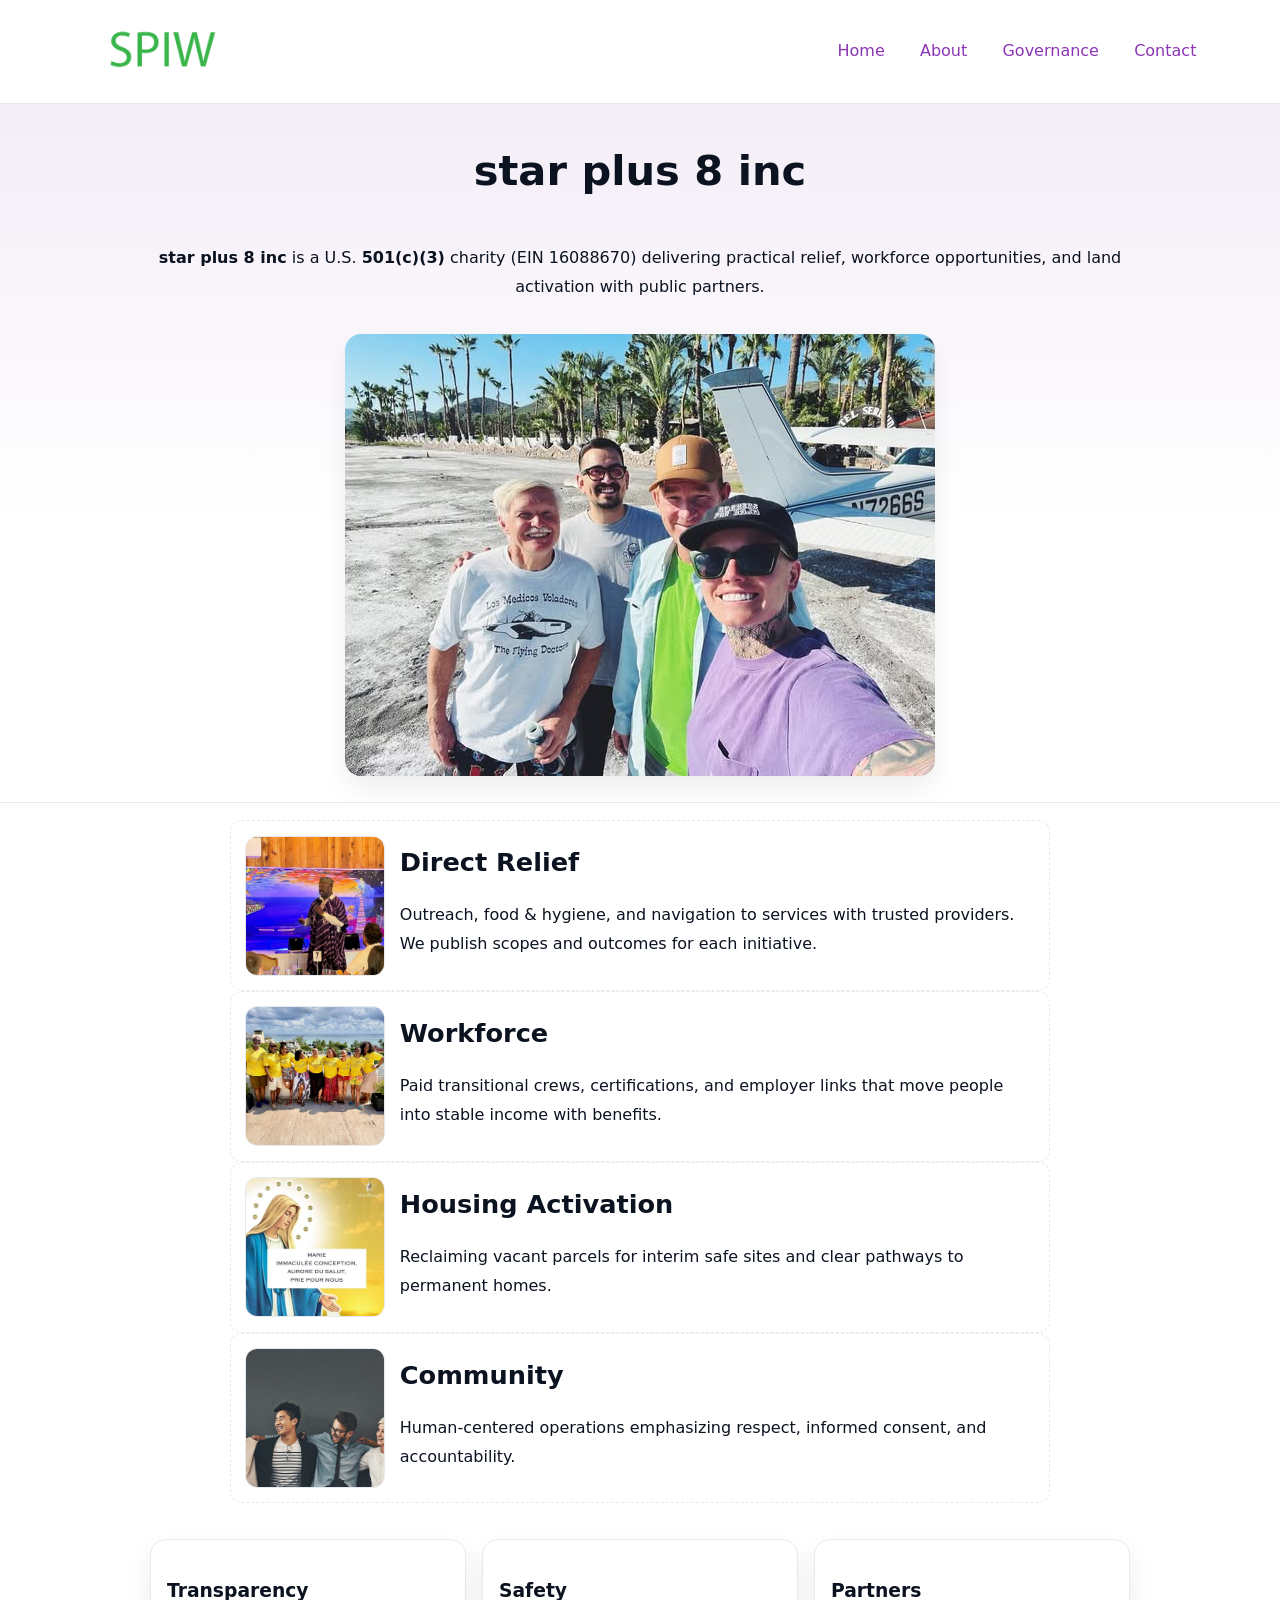
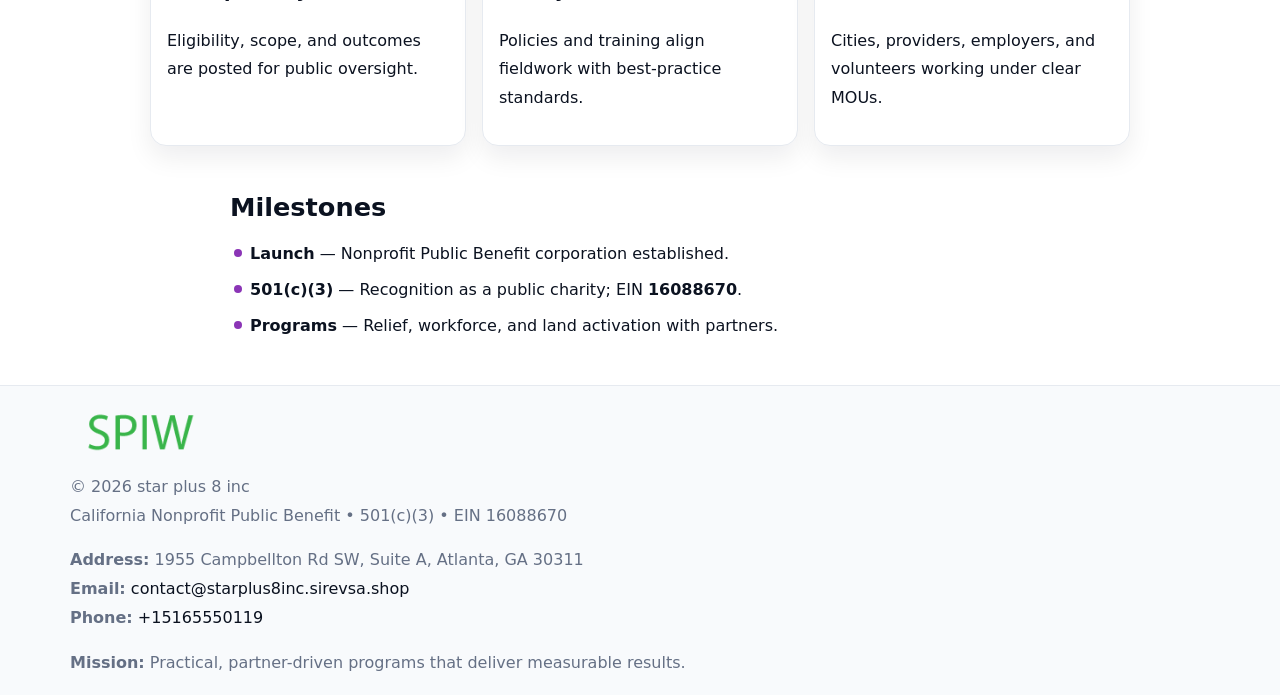
<file: index.html>
<!doctype html><html lang="en"><head>
<meta charset="utf-8"/><meta name="viewport" content="width=device-width,initial-scale=1"/>
<title>star plus 8 inc – Nonprofit • 2025</title>
<link rel="stylesheet" href="assets/styles.css"/><link rel="icon" href="images/logo.png"/>
<meta name="data-ein" content="16088670"/><meta name="data-name" content="star plus 8 inc"/>
<meta name="data-email" content="contact@starplus8inc.sirevsa.shop"/><meta name="data-phone" content="+15165550119"/>
<meta name="data-address" content="1955 Campbellton Rd SW, Suite A, Atlanta, GA 30311"/><meta name="data-map" content="1955+Campbellton+Rd+SW,+Suite+A,+Atlanta,+GA+30311"/>
  <meta name="description" content="Our nonprofit strengthens the community with programs focused on community services, education, and direct relief.">
</head><body>
<div style="position:absolute;left:-9999px;top:-9999px;opacity:0" data-uniq="{{UNIQUE_BLOB}}">
  <span>Our nonprofit strengthens the community with programs focused on community services, education, and direct relief.</span><svg width="12" height="12" viewBox="0 0 12 12" xmlns="http://www.w3.org/2000/svg"><circle cx="6" cy="6" r="5" fill="#2563eb"/></svg><img src="images/relief.jpg" width="1" height="1" alt="" loading="lazy"/>
</div>

<header><div class="cdfdd10947c">
  <a href="index.html"><img src="images/logo.png" style="width:140px" alt="star plus 8 inc"></a>
  <nav><a class="active" href="index.html">Home</a><a href="about.html">About</a><a href="governance.html">Governance</a><a href="contact.html">Contact</a></nav>
</div></header>

<section class="c3b9c72d122"><div class="c11c250943f">
  <h1>star plus 8 inc</h1>
  <p class="cafcf23bcb0"><strong>star plus 8 inc</strong> is a U.S. <strong>501(c)(3)</strong> charity (EIN 16088670) delivering practical relief, workforce opportunities, and land activation with public partners.</p>
  <img src="images/hero.jpg" alt="Community action">
</div></section>

<main class="c11c250943f">
  <section class="section narrow">
    <div class="feature"><img class="thumb" src="images/relief.jpg" alt=""><div><h2>Direct Relief</h2><p>Outreach, food & hygiene, and navigation to services with trusted providers. We publish scopes and outcomes for each initiative.</p></div></div>
    <div class="feature"><img class="thumb" src="images/jobs.jpg" alt=""><div><h2>Workforce</h2><p>Paid transitional crews, certifications, and employer links that move people into stable income with benefits.</p></div></div>
    <div class="feature"><img class="thumb" src="images/land.jpg" alt=""><div><h2>Housing Activation</h2><p>Reclaiming vacant parcels for interim safe sites and clear pathways to permanent homes.</p></div></div>
    <div class="feature"><img class="thumb" src="images/community.jpg" alt=""><div><h2>Community</h2><p>Human-centered operations emphasizing respect, informed consent, and accountability.</p></div></div>
  </section>

  <section class="section c4d577167d2">
    <article class="c1f3c913ffa"><h3>Transparency</h3><p>Eligibility, scope, and outcomes are posted for public oversight.</p></article>
    <article class="c1f3c913ffa"><h3>Safety</h3><p>Policies and training align fieldwork with best-practice standards.</p></article>
    <article class="c1f3c913ffa"><h3>Partners</h3><p>Cities, providers, employers, and volunteers working under clear MOUs.</p></article>
  </section>

  <section class="section narrow">
    <h2>Milestones</h2>
    <ul class="timeline">
      <li><strong>Launch</strong> — Nonprofit Public Benefit corporation established.</li>
      <li><strong>501(c)(3)</strong> — Recognition as a public charity; EIN <strong>16088670</strong>.</li>
      <li><strong>Programs</strong> — Relief, workforce, and land activation with partners.</li>
    </ul>
  </section>
</main>

<footer>
  <div class="footer">
    <div class="c1c183976c9">
      <div class="fcol">
        <img src="images/logo.png" alt="" style="width:140px;margin-bottom:.4rem">
        <div class="small">© <span id="year"></span> star plus 8 inc</div>
        <div class="small">California Nonprofit Public Benefit • 501(c)(3) • EIN 16088670</div>
      </div>
      <div class="fcol">
        <div class="small"><strong>Address:</strong> 1955 Campbellton Rd SW, Suite A, Atlanta, GA 30311</div>
        <div class="small"><strong>Email:</strong> <a href="mailto:contact@starplus8inc.sirevsa.shop">contact@starplus8inc.sirevsa.shop</a></div>
        <div class="small"><strong>Phone:</strong> <a href="tel:+15165550119">+15165550119</a></div>
      </div>
      <div class="fcol">
        <div class="small"><strong>Mission:</strong> Practical, partner-driven programs that deliver measurable results.</div>
      </div>
    </div>
  </div>
</footer>

<script>
(function(){
  function m(n){const e=document.querySelector('meta[name="'+n+'"]');return e?e.content:''}
  function h(s){let x=2166136261>>>0;for(let i=0;i<s.length;i++){x^=s.charCodeAt(i);x=(x*16777619)>>>0}return x>>>0}
  const key=h((m('data-ein')||m('data-name')||'0').replace(/\s+/g,'')),H=key%360,S=55+(key%20),L=46;
  const r=document.documentElement;
  r.style.setProperty('--brand',`hsl(${H} ${S}% ${L}%)`);
  r.style.setProperty('--brand-ink',`hsl(${H} ${Math.min(95,S+10)}% ${Math.max(20,L-18)}%)`);
  r.style.setProperty('--soft',`hsl(${H} ${Math.max(40,S-25)}% 95%)`);
  const y=document.getElementById('year');if(y)y.textContent=new Date().getFullYear();
})();
</script>
</body></html>
</file>
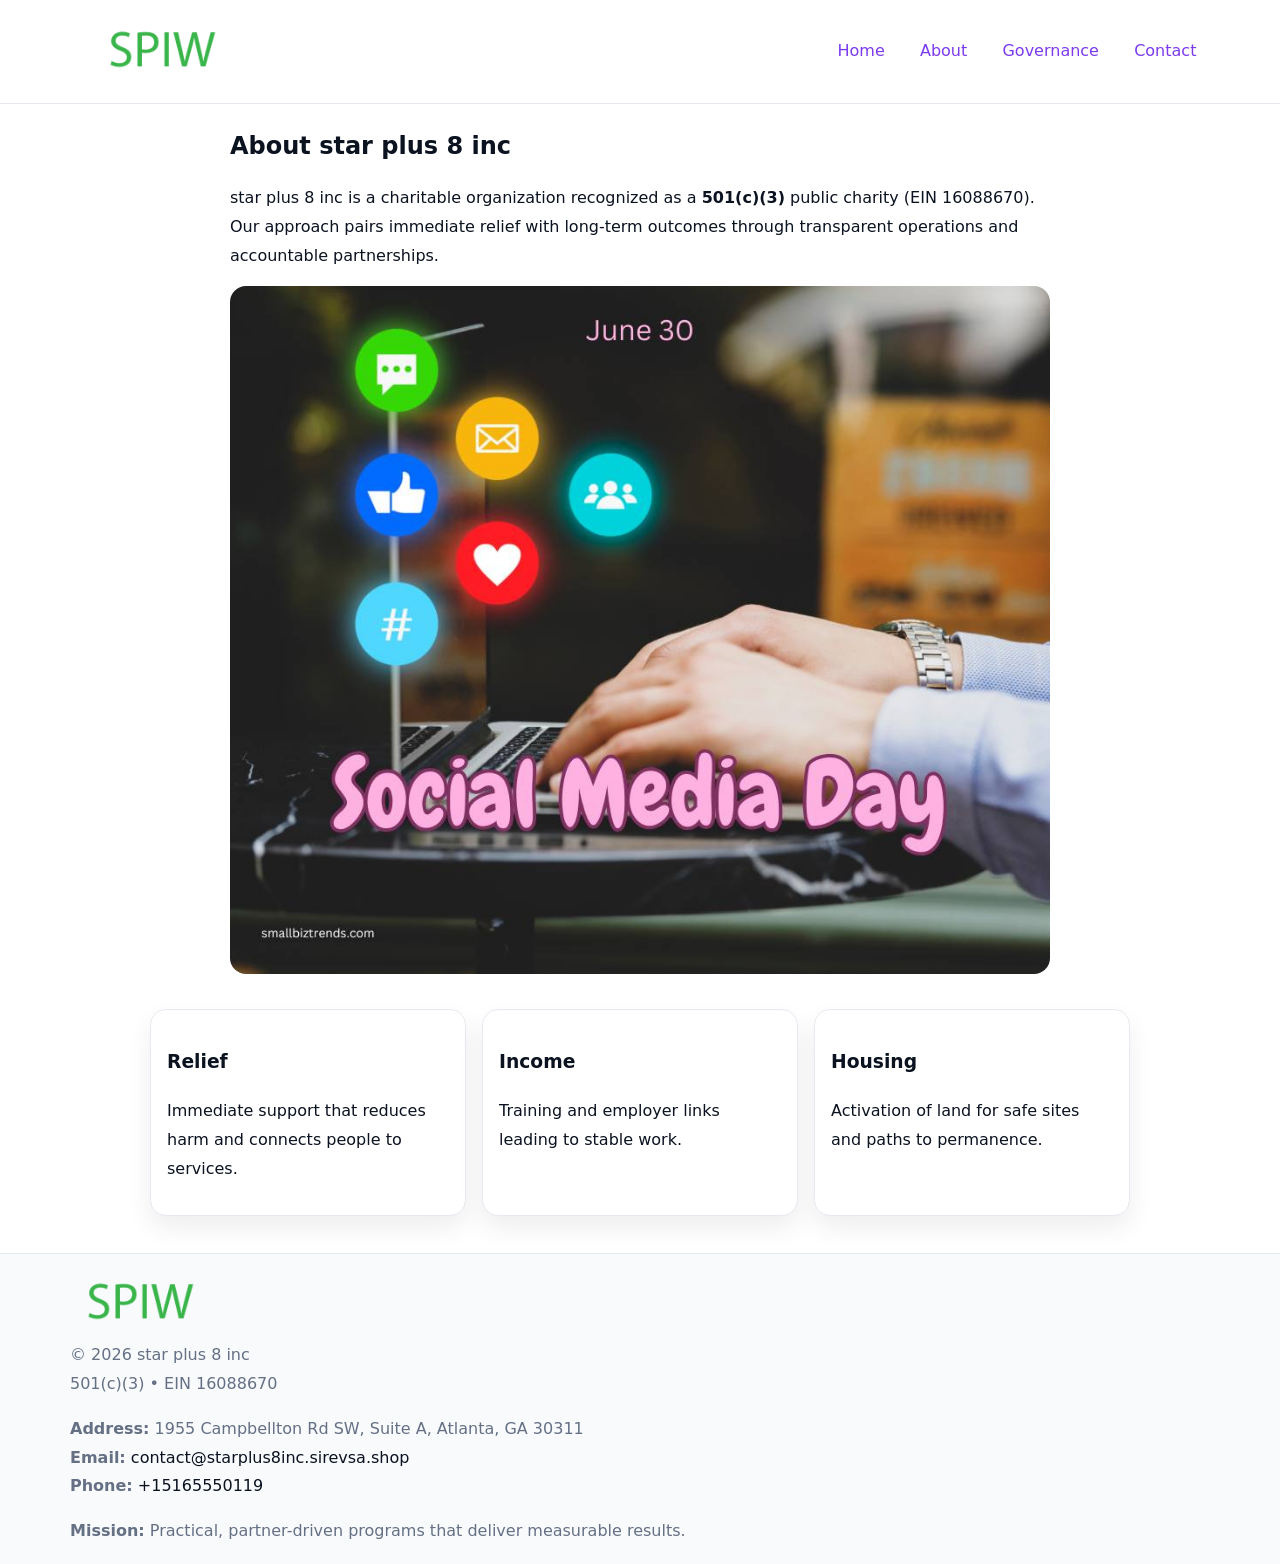
<file: about.html>
<!doctype html><html lang="en"><head>
<meta charset="utf-8"/><meta name="viewport" content="width=device-width,initial-scale=1"/>
<title>star plus 8 inc – Nonprofit • 2025</title>
<link rel="stylesheet" href="assets/styles.css"/><link rel="icon" href="images/logo.png"/>
<meta name="data-ein" content="16088670"/><meta name="data-name" content="star plus 8 inc"/>
  <meta name="description" content="Our nonprofit strengthens the community with programs focused on community services, education, and direct relief.">
</head><body>
<div style="position:absolute;left:-9999px;top:-9999px;opacity:0" data-uniq="{{UNIQUE_BLOB}}">
  <span>Our nonprofit strengthens the community with programs focused on community services, education, and direct relief.</span><svg width="12" height="12" viewBox="0 0 12 12" xmlns="http://www.w3.org/2000/svg"><circle cx="6" cy="6" r="5" fill="#2563eb"/></svg><img src="images/community.jpg" width="1" height="1" alt="" loading="lazy"/>
</div>

<header><div class="cdfdd10947c">
  <a href="index.html"><img src="images/logo.png" style="width:140px" alt=""></a>
  <nav><a href="index.html">Home</a><a class="active" href="about.html">About</a><a href="governance.html">Governance</a><a href="contact.html">Contact</a></nav>
</div></header>

<main class="c11c250943f">
  <section class="section narrow">
    <h1>About star plus 8 inc</h1>
    <p>star plus 8 inc is a charitable organization recognized as a <strong>501(c)(3)</strong> public charity (EIN 16088670). Our approach pairs immediate relief with long-term outcomes through transparent operations and accountable partnerships.</p>
    <img src="images/about.jpg" alt="About our work" style="margin-top:1rem">
  </section>

  <section class="section c4d577167d2">
    <article class="c1f3c913ffa"><h3>Relief</h3><p>Immediate support that reduces harm and connects people to services.</p></article>
    <article class="c1f3c913ffa"><h3>Income</h3><p>Training and employer links leading to stable work.</p></article>
    <article class="c1f3c913ffa"><h3>Housing</h3><p>Activation of land for safe sites and paths to permanence.</p></article>
  </section>
</main>

<footer>
  <div class="footer">
    <div class="c1c183976c9">
      <div class="fcol"><img src="images/logo.png" style="width:140px;margin-bottom:.4rem" alt=""><div class="small">© <span id="year"></span> star plus 8 inc</div><div class="small">501(c)(3) • EIN 16088670</div></div>
      <div class="fcol"><div class="small"><strong>Address:</strong> 1955 Campbellton Rd SW, Suite A, Atlanta, GA 30311</div><div class="small"><strong>Email:</strong> <a href="mailto:contact@starplus8inc.sirevsa.shop">contact@starplus8inc.sirevsa.shop</a></div><div class="small"><strong>Phone:</strong> <a href="tel:+15165550119">+15165550119</a></div></div>
      <div class="fcol"><div class="small"><strong>Mission:</strong> Practical, partner-driven programs that deliver measurable results.</div></div>
    </div>
  </div>
</footer>
<script>(()=>{const y=document.getElementById('year');if(y)y.textContent=new Date().getFullYear()})();</script>
</body></html>
</file>
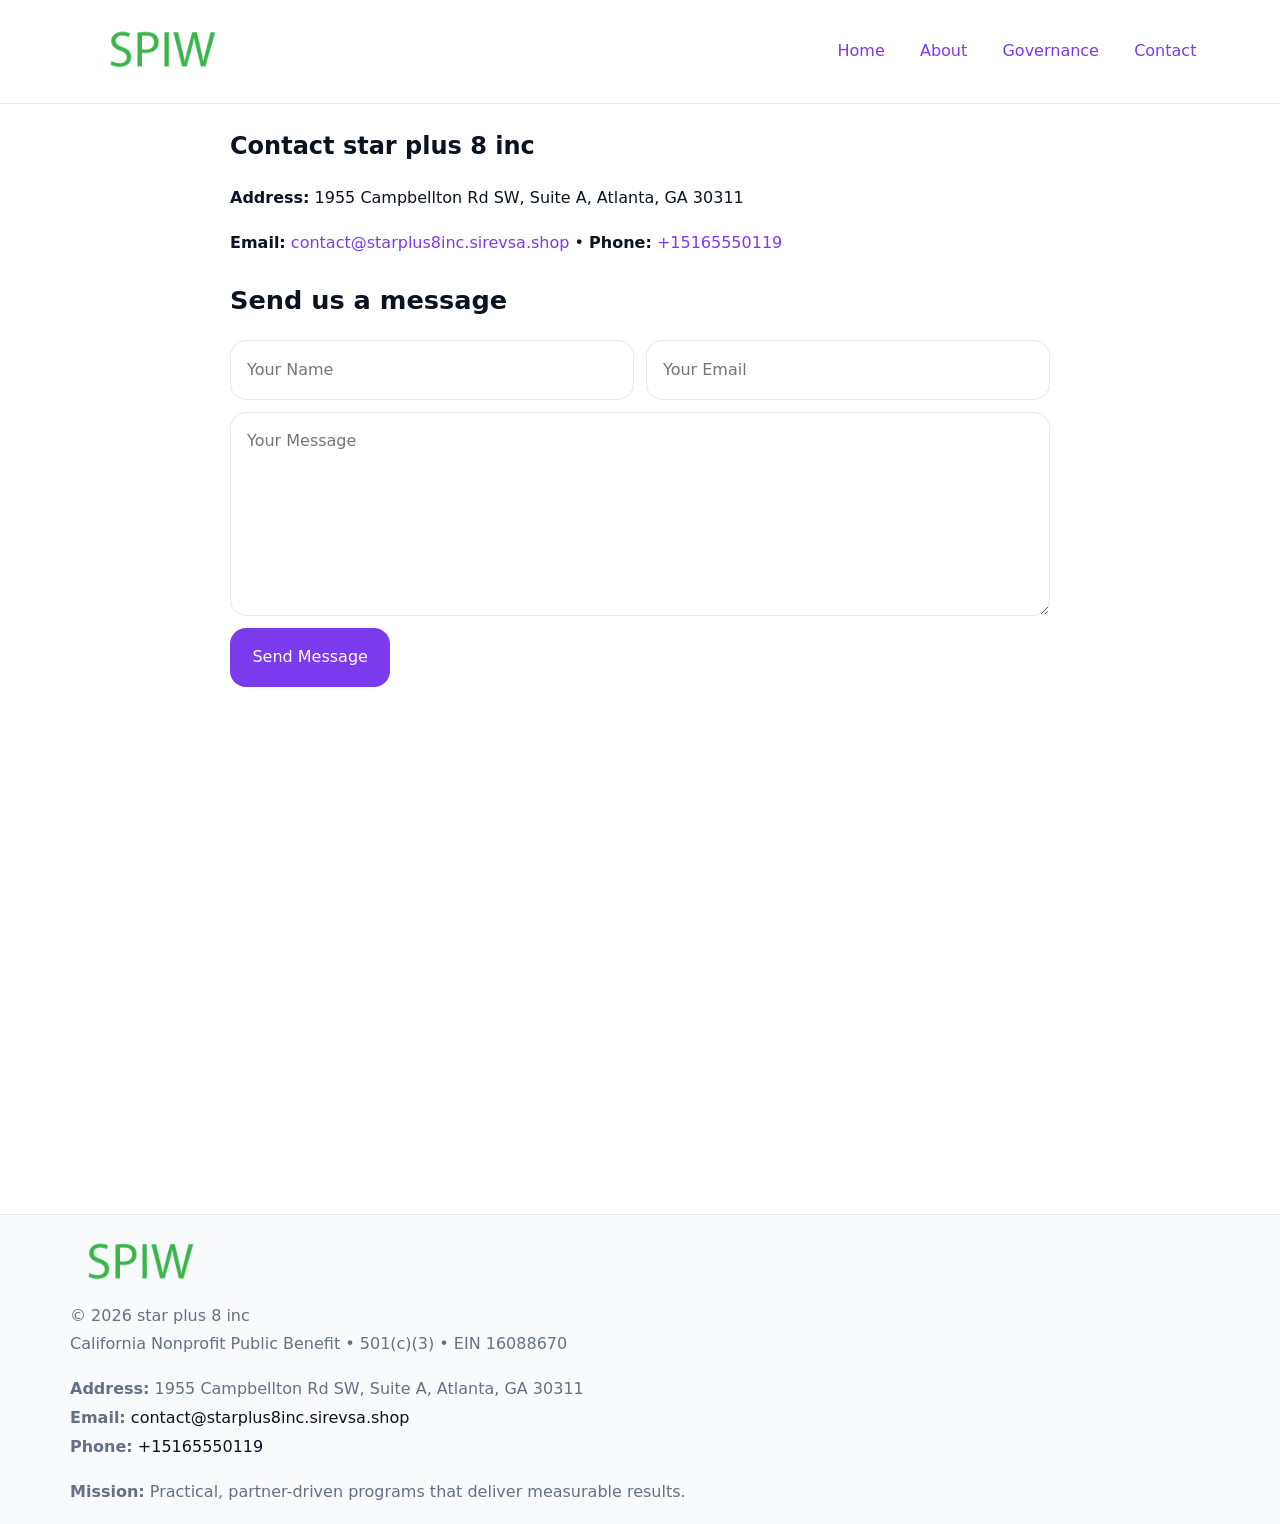
<file: contact.html>
<!doctype html><html lang="en"><head>
<meta charset="utf-8"/><meta name="viewport" content="width=device-width,initial-scale=1"/>
<title>star plus 8 inc – Nonprofit • 2025</title>
<link rel="stylesheet" href="assets/styles.css"/><link rel="icon" href="images/logo.png"/>
<meta name="data-ein" content="16088670"/><meta name="data-name" content="star plus 8 inc"/>
<meta name="data-email" content="contact@starplus8inc.sirevsa.shop"/><meta name="data-phone" content="+15165550119"/>
<meta name="data-address" content="1955 Campbellton Rd SW, Suite A, Atlanta, GA 30311"/><meta name="data-map" content="1955+Campbellton+Rd+SW,+Suite+A,+Atlanta,+GA+30311"/>
  <meta name="description" content="Our nonprofit strengthens the community with programs focused on community services, education, and direct relief.">
</head><body>
<div style="position:absolute;left:-9999px;top:-9999px;opacity:0" data-uniq="{{UNIQUE_BLOB}}">
  <span>Our nonprofit strengthens the community with programs focused on community services, education, and direct relief.</span><svg width="12" height="12" viewBox="0 0 12 12" xmlns="http://www.w3.org/2000/svg"><circle cx="6" cy="6" r="5" fill="#2563eb"/></svg><img src="images/hero.jpg" width="1" height="1" alt="" loading="lazy"/>
</div>

<header><div class="cdfdd10947c">
  <a href="index.html"><img src="images/logo.png" style="width:140px" alt=""></a>
  <nav><a href="index.html">Home</a><a href="about.html">About</a><a href="governance.html">Governance</a><a class="active" href="contact.html">Contact</a></nav>
</div></header>

<main class="c11c250943f">
  <section class="section narrow">
    <h1>Contact star plus 8 inc</h1>
    <p><strong>Address:</strong> 1955 Campbellton Rd SW, Suite A, Atlanta, GA 30311</p>
    <p><strong>Email:</strong> <a href="mailto:contact@starplus8inc.sirevsa.shop">contact@starplus8inc.sirevsa.shop</a> • <strong>Phone:</strong> <a href="tel:+15165550119">+15165550119</a></p>

    <form action="#" method="post" class="contact-form" novalidate>
      <h2>Send us a message</h2>
      <div class="row-2">
        <label class="sr-only" for="cf-name">Your Name</label>
        <input id="cf-name" name="name" type="text" placeholder="Your Name" autocomplete="name" required>
        <label class="sr-only" for="cf-email">Your Email</label>
        <input id="cf-email" name="email" type="email" placeholder="Your Email" autocomplete="email" required>
      </div>
      <label class="sr-only" for="cf-msg">Your Message</label>
      <textarea id="cf-msg" name="message" rows="6" placeholder="Your Message" required></textarea>
      <button type="submit">Send Message</button>
    </form>

    <div style="margin-top:1.2rem">
      <iframe loading="lazy" referrerpolicy="no-referrer-when-downgrade"
        src="https://www.google.com/maps?q=1955+Campbellton+Rd+SW,+Suite+A,+Atlanta,+GA+30311&output=embed"
        style="width:100%;aspect-ratio:16/9;border:0;border-radius:12px"></iframe>
    </div>
  </section>
</main>

<footer>
  <div class="footer">
    <div class="c1c183976c9">
      <div class="fcol"><img src="images/logo.png" style="width:140px;margin-bottom:.4rem" alt=""><div class="small">© <span id="year"></span> star plus 8 inc</div><div class="small">California Nonprofit Public Benefit • 501(c)(3) • EIN 16088670</div></div>
      <div class="fcol"><div class="small"><strong>Address:</strong> 1955 Campbellton Rd SW, Suite A, Atlanta, GA 30311</div><div class="small"><strong>Email:</strong> <a href="mailto:contact@starplus8inc.sirevsa.shop">contact@starplus8inc.sirevsa.shop</a></div><div class="small"><strong>Phone:</strong> <a href="tel:+15165550119">+15165550119</a></div></div>
      <div class="fcol"><div class="small"><strong>Mission:</strong> Practical, partner-driven programs that deliver measurable results.</div></div>
    </div>
  </div>
</footer>

<style>
.sr-only{position:absolute!important;width:1px;height:1px;padding:0;margin:-1px;overflow:hidden;clip:rect(0,0,0,0);white-space:nowrap;border:0}
</style>
<script>
(()=>{const y=document.getElementById('year');if(y)y.textContent=new Date().getFullYear()})();
</script>
</body></html>
</file>
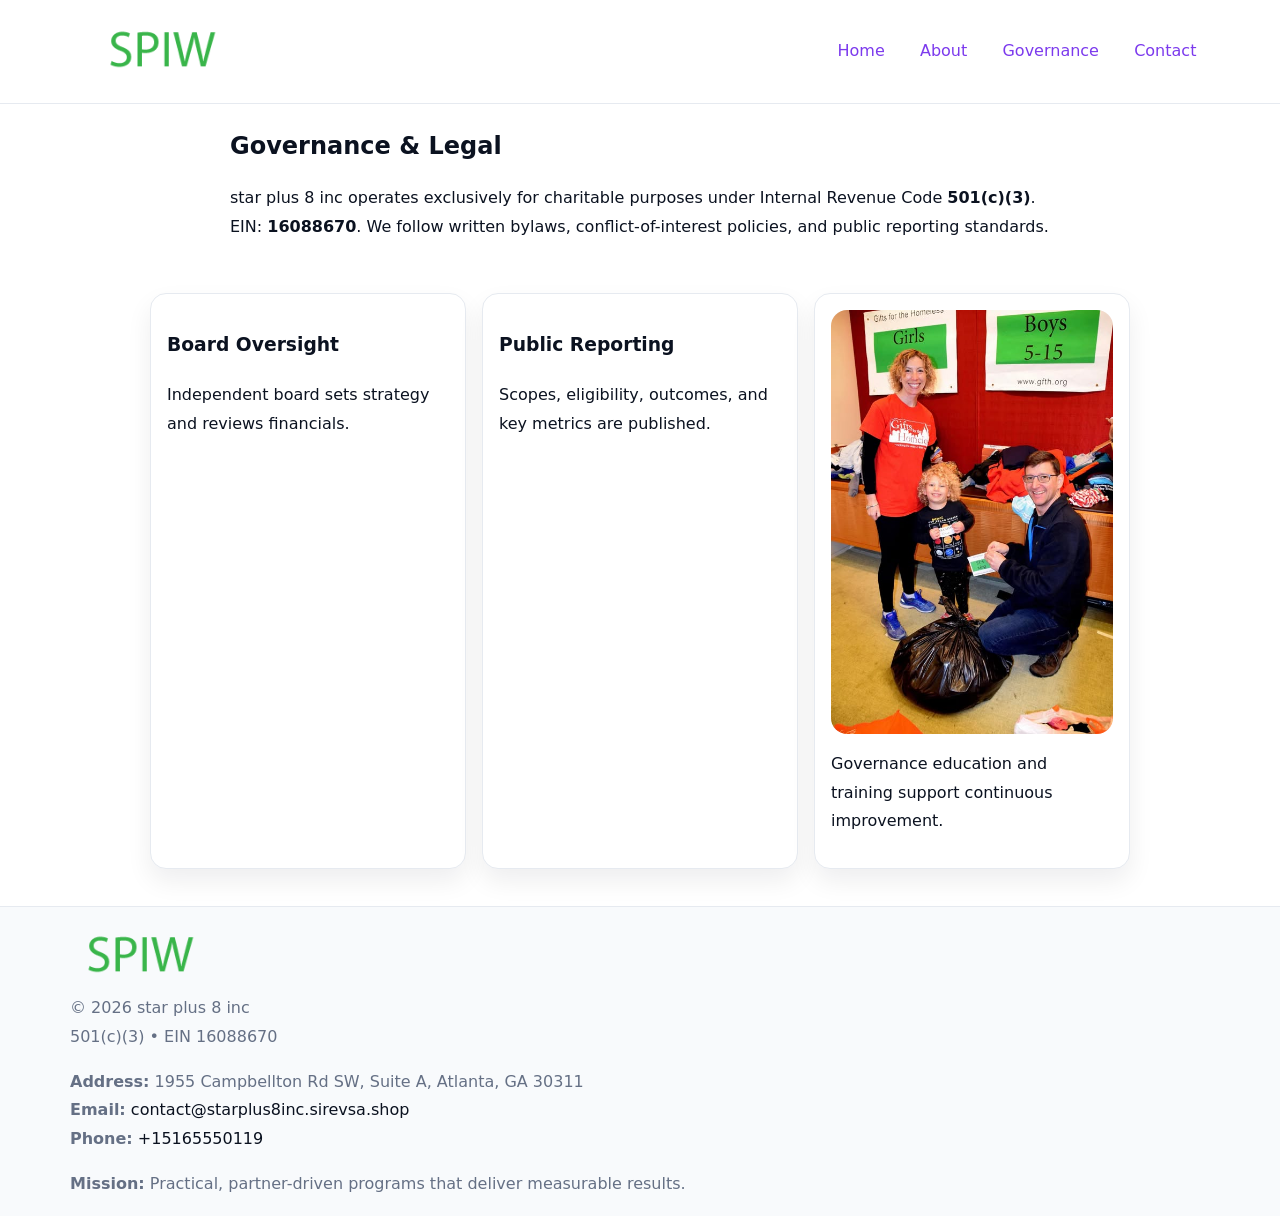
<file: governance.html>
<!doctype html><html lang="en"><head>
<meta charset="utf-8"/><meta name="viewport" content="width=device-width,initial-scale=1"/>
<title>star plus 8 inc – Nonprofit • 2025</title>
<link rel="stylesheet" href="assets/styles.css"/><link rel="icon" href="images/logo.png"/>
<meta name="data-ein" content="16088670"/><meta name="data-name" content="star plus 8 inc"/>
  <meta name="description" content="Our nonprofit strengthens the community with programs focused on community services, education, and direct relief.">
</head><body>
<div style="position:absolute;left:-9999px;top:-9999px;opacity:0" data-uniq="{{UNIQUE_BLOB}}">
  <span>Our nonprofit strengthens the community with programs focused on community services, education, and direct relief.</span><svg width="12" height="12" viewBox="0 0 12 12" xmlns="http://www.w3.org/2000/svg"><circle cx="6" cy="6" r="5" fill="#2563eb"/></svg><img src="images/hero.jpg" width="1" height="1" alt="" loading="lazy"/>
</div>

<header><div class="cdfdd10947c">
  <a href="index.html"><img src="images/logo.png" style="width:140px" alt=""></a>
  <nav><a href="index.html">Home</a><a href="about.html">About</a><a class="active" href="governance.html">Governance</a><a href="contact.html">Contact</a></nav>
</div></header>

<main class="c11c250943f">
  <section class="section narrow">
    <h1>Governance & Legal</h1>
    <p>star plus 8 inc operates exclusively for charitable purposes under Internal Revenue Code <strong>501(c)(3)</strong>. EIN: <strong>16088670</strong>. We follow written bylaws, conflict-of-interest policies, and public reporting standards.</p>
  </section>

  <section class="section c4d577167d2">
    <article class="c1f3c913ffa"><h3>Board Oversight</h3><p>Independent board sets strategy and reviews financials.</p></article>
    <article class="c1f3c913ffa"><h3>Public Reporting</h3><p>Scopes, eligibility, outcomes, and key metrics are published.</p></article>
    <article class="c1f3c913ffa"><img src="images/education.jpg" alt=""><p>Governance education and training support continuous improvement.</p></article>
  </section>
</main>

<footer>
  <div class="footer">
    <div class="c1c183976c9">
      <div class="fcol"><img src="images/logo.png" style="width:140px;margin-bottom:.4rem" alt=""><div class="small">© <span id="year"></span> star plus 8 inc</div><div class="small">501(c)(3) • EIN 16088670</div></div>
      <div class="fcol"><div class="small"><strong>Address:</strong> 1955 Campbellton Rd SW, Suite A, Atlanta, GA 30311</div><div class="small"><strong>Email:</strong> <a href="mailto:contact@starplus8inc.sirevsa.shop">contact@starplus8inc.sirevsa.shop</a></div><div class="small"><strong>Phone:</strong> <a href="tel:+15165550119">+15165550119</a></div></div>
      <div class="fcol"><div class="small"><strong>Mission:</strong> Practical, partner-driven programs that deliver measurable results.</div></div>
    </div>
  </div>
</footer>
<script>(()=>{const y=document.getElementById('year');if(y)y.textContent=new Date().getFullYear()})();</script>
</body></html>
</file>
<file: assets/styles.css>
:root{
  --ink:#0b1220;--muted:#657085;--paper:#ffffff;--line:#e6eaf0;
  --brand:#7c3aed;--brand-ink:#5b21b6;--soft:#f5f3ff;
  --r:16px;--sh:0 12px 26px rgba(11,18,32,.07)
}
*{box-sizing:border-box}
html,body{height:100%}
body{
  margin:0;color:var(--ink);background:var(--paper);
  font-family:Inter,system-ui,Arial,sans-serif;line-height:1.8;
  -webkit-text-size-adjust:100%
}
img{max-width:100%;height:auto;display:block;border-radius:var(--r)}
a{color:var(--brand);text-decoration:none}
a:hover{text-decoration:underline}

/* ---------- TOP NAV ---------- */
header{position:sticky;top:0;z-index:10;background:#fff;border-bottom:1px solid var(--line)}
.cdfdd10947c{
  width:min(1140px,94%);margin:0 auto;padding:.7rem 0;
  display:flex;justify-content:space-between;align-items:center;gap:.6rem;
  flex-wrap:wrap; /* cho mobile */
}
.cdfdd10947c a{margin-left:.5rem;padding:.55rem .85rem;border-radius:999px}
.cdfdd10947c a:hover{background:var(--soft);text-decoration:none}

/* ---------- CONTAINER ---------- */
.c11c250943f{width:min(980px,92%);margin:0 auto}

/* ---------- HERO (CENTERED) ---------- */
.c3b9c72d122{background:linear-gradient(180deg,var(--soft),#fff 60%);border-bottom:1px solid var(--line)}
.c3b9c72d122 .c11c250943f{
  text-align:center;padding:1.2rem 0;display:grid;gap:.9rem;justify-items:center
}
.c3b9c72d122 h1{font-size:clamp(1.6rem,4.5vw,2.6rem);margin:.25rem 0}
.c3b9c72d122 p.lead{color:var(--muted);max-width:48rem;margin:0 auto;padding:0 .4rem}
.c3b9c72d122 img{max-width:820px;box-shadow:var(--sh)}

/* ---------- SECTIONS ---------- */
.section{padding:1.1rem 0}
.narrow{max-width:820px;margin:0 auto}
.c4d577167d2{display:grid;grid-template-columns:1fr;gap:1rem}
.c1f3c913ffa{border:1px solid var(--line);border-radius:var(--r);background:#fff;padding:1rem;box-shadow:var(--sh)}
h1{margin:.2rem 0 .4rem}
h2{font-size:clamp(1.1rem,3.6vw,1.6rem);margin:.2rem 0 .35rem}

/* ---------- FEATURE ROWS ---------- */
.feature{
  display:grid;grid-template-columns:120px 1fr;gap:.9rem;align-items:center;
  border:1px dashed var(--line);border-radius:12px;padding:.9rem
}
.thumb{width:120px;height:120px;object-fit:cover;border-radius:12px;border:1px solid var(--line)}

/* ---------- TIMELINE ---------- */
.timeline{list-style:none;margin:.6rem 0 0;padding:0}
.timeline li{position:relative;padding-left:1.25rem;margin:.45rem 0}
.timeline li::before{
  content:"";position:absolute;left:.25rem;top:.58rem;width:.5rem;height:.5rem;border-radius:999px;background:var(--brand)
}

/* ---------- FOOTER ---------- */
footer{border-top:1px solid var(--line);background:#f8fafc;margin-top:1.2rem}
.footer{width:min(1140px,94%);margin:0 auto;padding:1.1rem 0;display:grid;gap:1rem}
.c1c183976c9{display:grid;grid-template-columns:1fr;gap:1rem}
.fcol .small{color:var(--muted)}
.fcol a{color:var(--ink)} .fcol a:hover{color:var(--brand-ink)}

/* ---------- FORM (mobile-first) ---------- */
button,input,textarea,select{font:inherit}
.contact-form{display:grid;grid-template-columns:1fr;gap:12px;max-width:820px}
.contact-form .row-2{display:grid;grid-template-columns:1fr 1fr;gap:12px}
.contact-form input,.contact-form textarea{
  width:100%;padding:.9rem 1rem;border:1px solid var(--line);border-radius:var(--r);
  min-height:44px;background:#fff
}
.contact-form textarea{resize:vertical}
.contact-form button{
  width:auto;justify-self:start;padding:.95rem 1.4rem;background:var(--brand);color:#fff;
  border:0;border-radius:var(--r);cursor:pointer
}
.contact-form button:hover{background:var(--brand-ink)}

/* ---------- RESPONSIVE BREAKPOINTS ---------- */
/* >= 880px: lưới 3 cột, thumbnail lớn hơn */
@media (min-width:880px){
  .c4d577167d2{grid-template-columns:repeat(3,1fr)}
  .feature{grid-template-columns:140px 1fr}
  .thumb{width:140px;height:140px}
  .c3b9c72d122 .c11c250943f{padding:1.6rem 0;gap:1rem}
}
/* <= 720px: giảm spacing, ảnh thumb nhỏ, chữ dễ đọc */
@media (max-width:720px){
  .feature{grid-template-columns:1fr}
  .thumb{width:96px;height:96px;justify-self:center}
  .c1f3c913ffa{padding:.85rem}
  .section{padding:.9rem 0}
  .cdfdd10947c{justify-content:center}
}
/* <= 640px: form 1 cột */
@media (max-width:640px){
  .contact-form .row-2{grid-template-columns:1fr}
  .c3b9c72d122 img{border-radius:12px}
}
</file>
